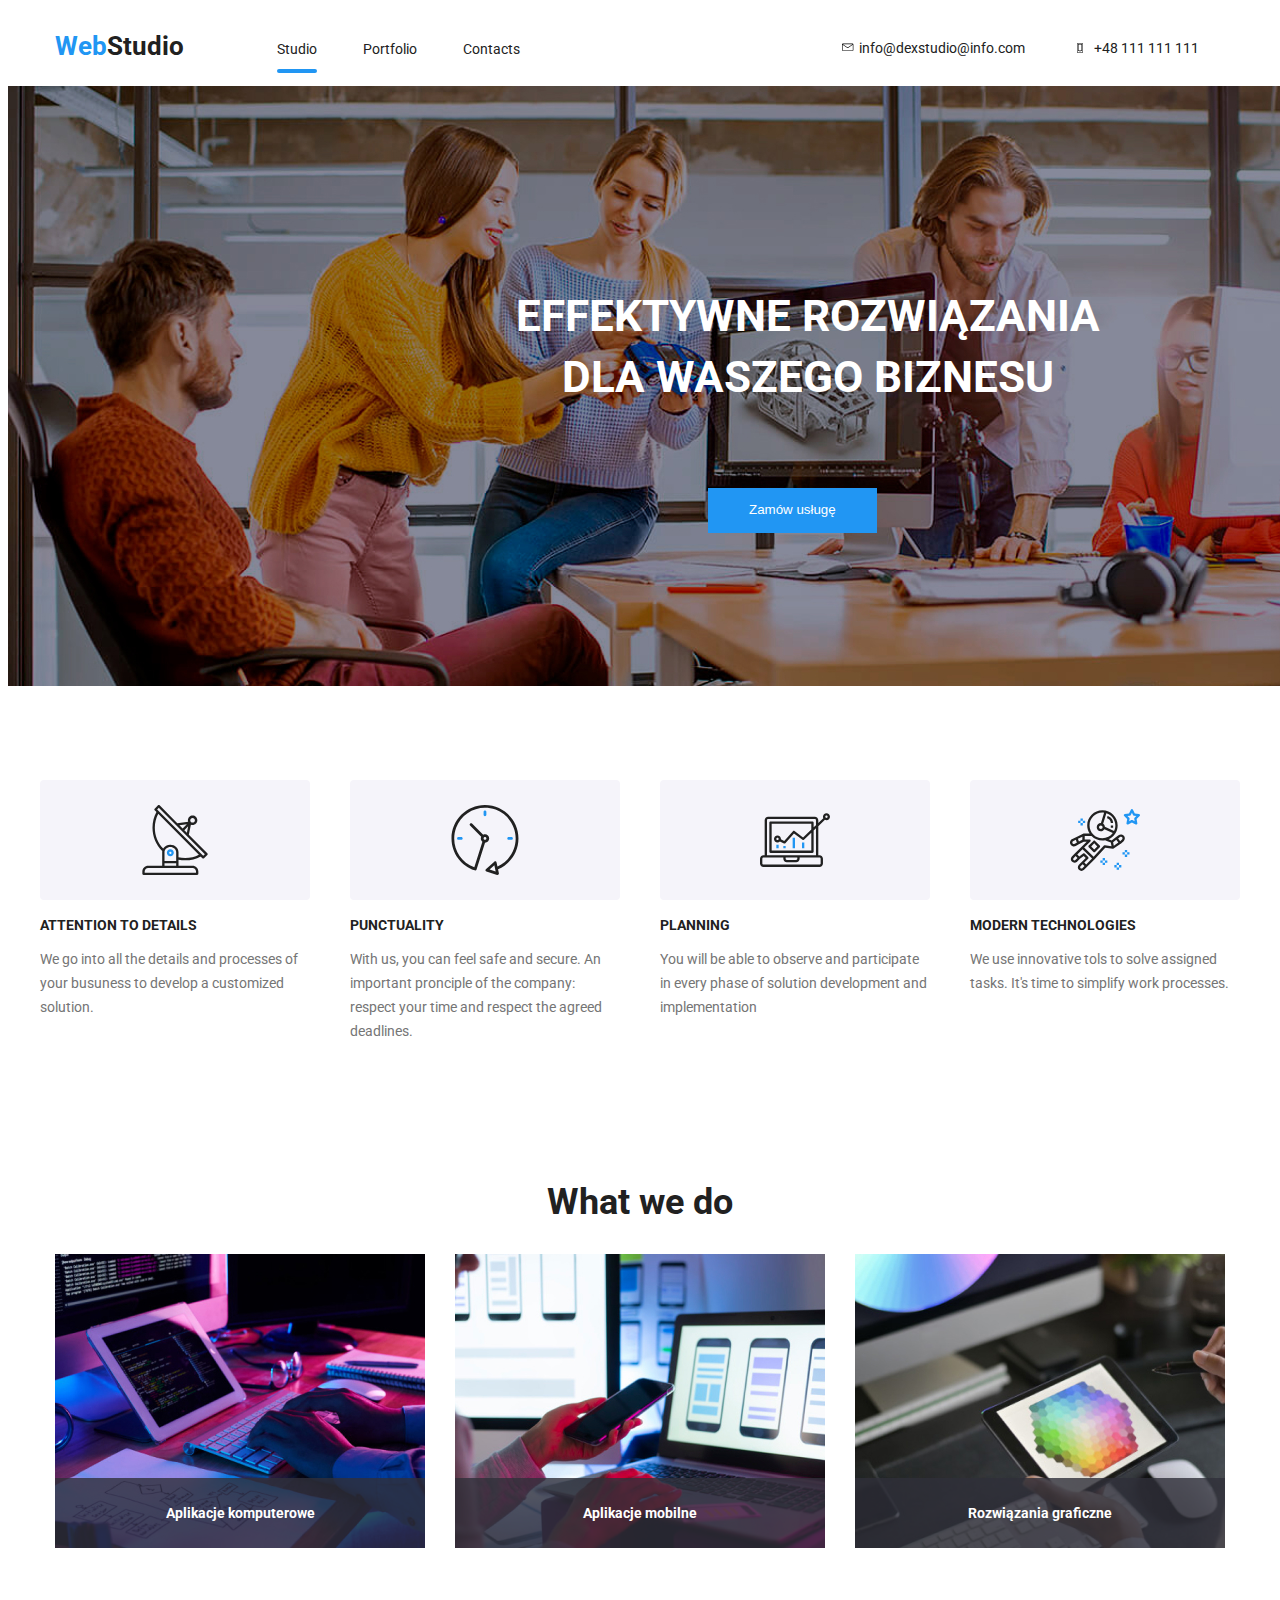
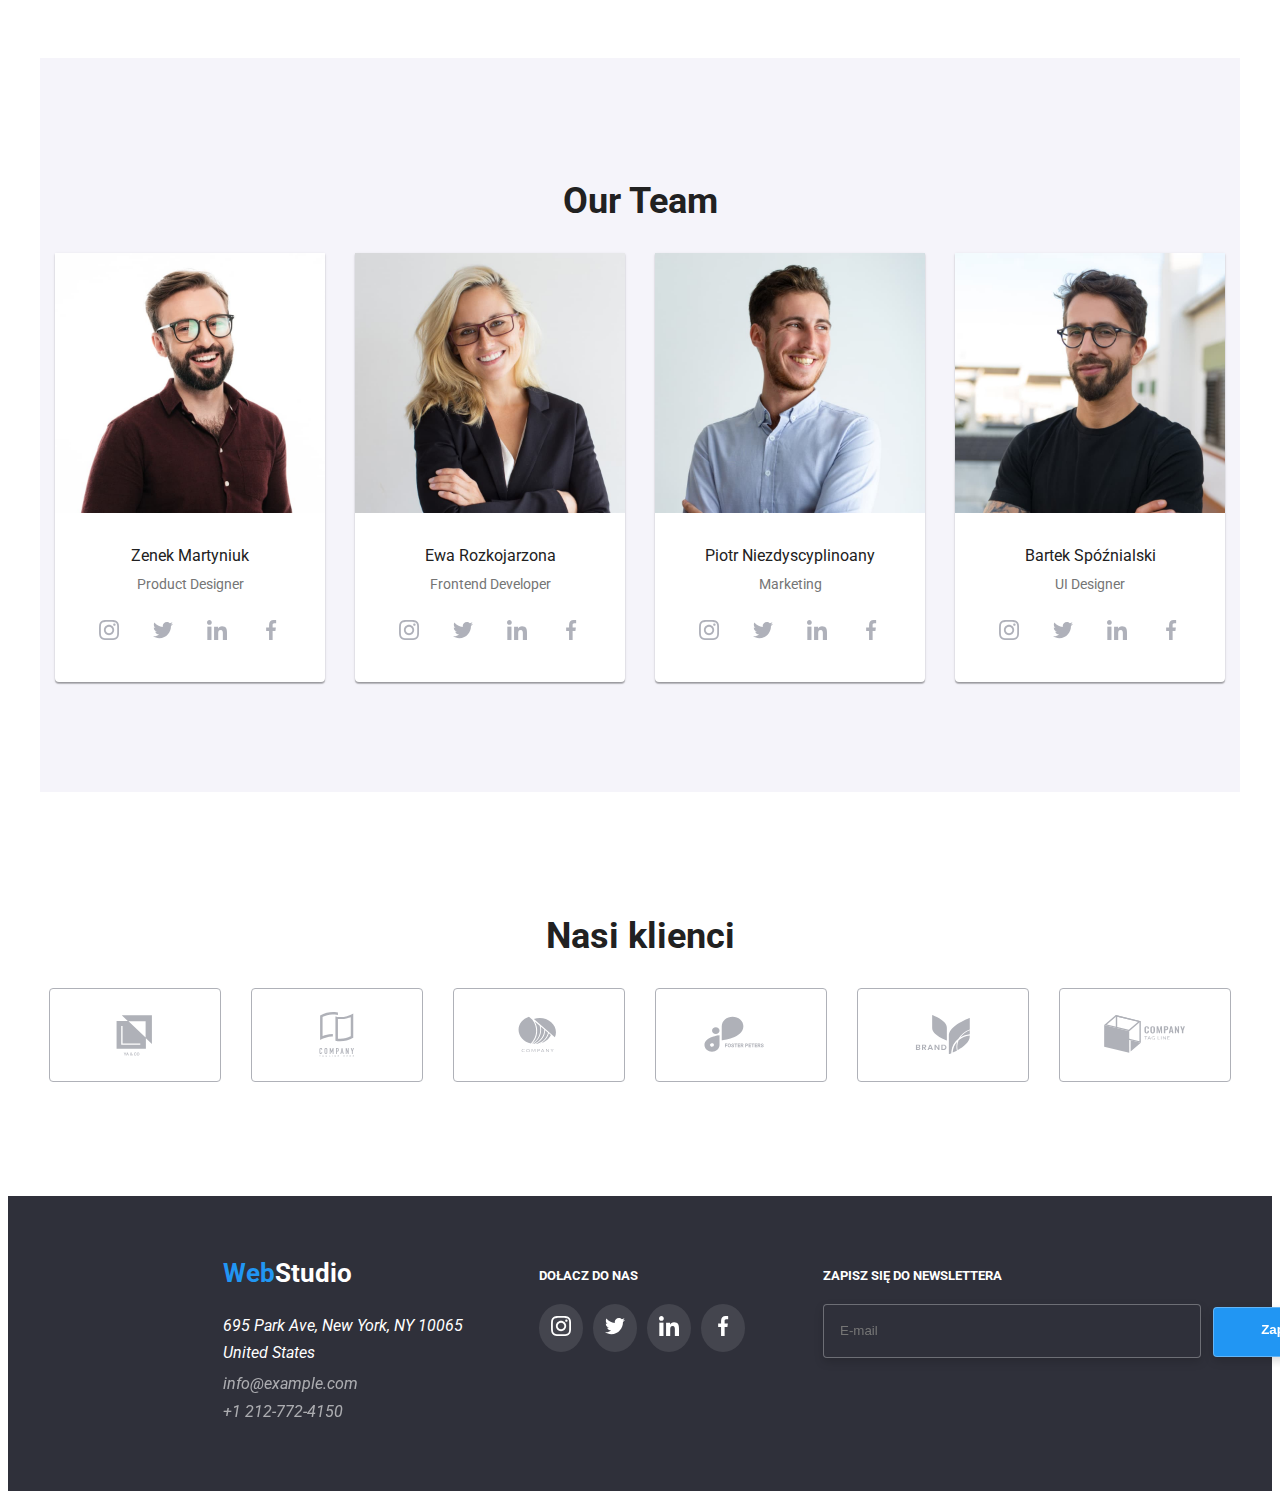
<file: index.html>
<!DOCTYPE html>
<html lang="en">
<head>
    <meta charset="UTF-8">
    <meta http-equiv="X-UA-Compatible" content="IE=edge">
    <meta name="viewport" content="width=device-width, initial-scale=1.0">

    <link href="./min.css/index.min.css" rel="stylesheet" />
    <link rel="preconnect" href="https://fonts.googleapis.com">
    <link rel="preconnect" href="https://fonts.gstatic.com" crossorigin>
    <link href="https://fonts.googleapis.com/css2?family=Raleway:wght@700&family=Roboto:wght@400;500;700;900&display=swap" rel="stylesheet">

    <title>Studio</title>
</head>

<body class="body">
    <header class="header container">
        <h4>
            <a class="header__main-title" href="./index.html">Web<span class="header__rest-title">Studio</span></a>
        </h4>
        <nav>
            <ul class="menu">
                <li><a class="menu__studio underscore" href="./index.html">Studio</a></li>
                <li><a class="menu__portfolio" href="./portfolio.html">Portfolio</a></li>
                <li><a class="menu__contacts" href="./contacts">Contacts</a></li>
            </ul>
        </nav>
        <ul class="contact">
            <li>
                <a class="contact__email" href=".info@dexstudio@info.com">
                    <svg class="contact__email-icon">
                        <use href="images/icons.svg#icon-envelope" width="16" height="12" y="-1"></use>
                    </svg>
                    info@dexstudio@info.com
                </a>
            </li>
            <li class="contact__phone">
                <svg class="contact__phone-icon">
                    <use href="images/icons.svg#icon-smartphone" width="10" height="16" y="-1"></use>
                </svg> 
                +48 111 111 111
            </li>
        </ul>
    </header>

    <main>
        <section class="request">
              <h1 class="request__title">EFFEKTYWNE ROZWIĄZANIA<br>DLA WASZEGO BIZNESU</h1>
                 <button class="request__button" type="button" data-modal-open>Zamów usługę</button>
        </section>
        
        <section class="about container section">
            <div class="about__image">
                <svg class="about__image-icon">
                    <use href="images/icons.svg#icon-antenna" width="70" height="70" x="100" y="25"></use>
                </svg>
                <h3 class="about__title">ATTENTION TO DETAILS</h3>
                    <p class="about__description">We go into all the details and processes of your busuness to develop a customized solution.</p>
            </div>
            <div class="about__image">
                <svg class="about__image-icon">
                    <use href="images/icons.svg#icon-clock" width="70" height="70" x="100" y="25">
                    </use>
                </svg>
                <h3 class="about__title">PUNCTUALITY</h3>
                    <p class="about__description">With us, you can feel safe and secure. An important pronciple of the company: respect your time and respect the agreed deadlines.</p>
            </div>
            <div class="about__image">
                <svg class="about__image-icon">
                    <use href="images/icons.svg#icon-diagram" width="70" height="70" x="100" y="25">
                    </use>
                </svg>
                <h3 class="about__title">PLANNING</h3>
                    <p class="about__description">You will be able to observe and participate in every phase of solution development and implementation</p>
            </div>
            <div class="about__image">
                <svg class="about__image-icon">
                    <use href="images/icons.svg#icon-astronaut" width="70" height="70" x="100" y="25">
                    </use>
                </svg>
                <h3 class="about__title">MODERN TECHNOLOGIES</h3>
                    <p class="about__description">We use innovative tols to solve assigned tasks. It's time to simplify work processes.</p>
            </div>
        </section>
        
        <section class="job container">
            <h2 class="job__title"> What we do </h2>
                <ul class="job__list">
                    <li><img class="job__list-photo" src="./images/img.jpg" alt="Mężczyzna siedzacy przy biurku i piszący na klawiaturze" width="370" height="294">
                        <p class="job__list-label"><span class="job__list-label-position">Aplikacje komputerowe</span></p>
                    </li>
                    <li><img class="job__list-photo" src="./images/img2.jpg" alt="Kobieta trzymająca telefon w dłoni i pracująca na komputerze" width="370" height="294">
                        <p class="job__list-label"><span class="job__list-label-position">Aplikacje mobilne</span></p>
                    </li>
                    <li><img class="job__list-photo" src="./images/img1.jpg" alt="Kobieta korzystajaca z tableta" width="370" height="294">
                        <p class="job__list-label"><span class="job__list-label-position">Rozwiązania graficzne</span></p>
                    </li>
                </ul>  
        </section>

        <section class="team container section">
            <h2 class="team__title">Our Team</h2>
                <ul class="team__list">
                    <li>
                        <figure class="team__list-photo">
                            <img src="./images/img6.jpg" alt="Uśmiechnięty mężczyzna w okularach i zarostem ubrany w brązową koszulę" width="270" height="260">
                                <figcaption class="team__list-name">Zenek Martyniuk<span class="team__list-position"> Product Designer</span></figcaption>
                                    <div class="social">
                                        <ul class="social__list">
                                            <li class="social__list-icon">
                                                <svg width="44" height="44">
                                                    <use width="20" height="20" href="images/icons.svg#icon-instagram" x="12" y="12"></use>
                                                </svg>
                                            </li>
                                            <li class="social__list-icon">
                                                <svg width="44" height="44">
                                                    <use width="20" height="20" href="images/icons.svg#icon-twitter" x="12" y="12"></use>
                                                </svg>
                                            </li>
                                            <li class="social__list-icon">
                                                <svg width="44" height="44">
                                                    <use width="20" height="20" href="images/icons.svg#icon-linkedin" x="12" y="12"></use>
                                                </svg>
                                            </li>
                                            <li class="social__list-icon">
                                                <svg width="44" height="44">
                                                    <use width="20" height="20" href="images/icons.svg#icon-facebook" x="12" y="12"></use>
                                                </svg>
                                            </li>
                                        </ul>
                                    </div>
                        </figure>
                    </li>
                    <li>
                        <figure class="team__list-photo">
                            <img src="./images/img5.jpg" alt="Uśmiechnięta kobieta o włosach blond ubrana w czarny żakiet" width="270" height="260">
                                <figcaption class="team__list-name">Ewa Rozkojarzona<span class="team__list-position"> Frontend Developer</span></figcaption>
                                <div class="social">
                                    <ul class="social__list">
                                        <li class="social__list-icon">
                                            <svg width="44" height="44">
                                                <use width="20" height="20" href="images/icons.svg#icon-instagram" x="12" y="12"></use>
                                            </svg>
                                        </li>
                                        <li class="social__list-icon">
                                            <svg width="44" height="44">
                                                <use width="20" height="20" href="images/icons.svg#icon-twitter" x="12" y="12"></use>
                                            </svg>
                                        </li>
                                        <li class="social__list-icon">
                                            <svg width="44" height="44">
                                                <use width="20" height="20" href="images/icons.svg#icon-linkedin" x="12" y="12"></use>
                                            </svg>
                                        </li>
                                        <li class="social__list-icon">
                                            <svg width="44" height="44">
                                                <use width="20" height="20" href="images/icons.svg#icon-facebook" x="12" y="12"></use>
                                            </svg>
                                        </li>
                                    </ul>
                                </div>
                        </figure>
                    </li>
                    <li>
                        <figure class="team__list-photo">
                             <img src="./images/img4.jpg" alt="Uśmiechnięty męczyzna w niebieskiej koszuli" width="270" height="260">
                                <figcaption class="team__list-name">Piotr Niezdyscyplinoany<span class="team__list-position"> Marketing</span></figcaption>
                                <div class="social">
                                    <ul class="social__list">
                                        <li class="social__list-icon">
                                            <svg width="44" height="44">
                                                <use width="20" height="20" href="images/icons.svg#icon-instagram" x="12" y="12"></use>
                                            </svg>
                                        </li>
                                        <li class="social__list-icon">
                                            <svg width="44" height="44">
                                                <use width="20" height="20" href="images/icons.svg#icon-twitter" x="12" y="12"></use>
                                            </svg>
                                        </li>
                                        <li class="social__list-icon">
                                            <svg width="44" height="44">
                                                <use width="20" height="20" href="images/icons.svg#icon-linkedin" x="12" y="12"></use>
                                            </svg>
                                        </li>
                                        <li class="social__list-icon">
                                            <svg width="44" height="44">
                                                <use width="20" height="20" href="images/icons.svg#icon-facebook" x="12" y="12"></use>
                                            </svg>
                                        </li>
                                    </ul>
                                </div>
                        </figure>
                    </li>
                    <li>
                        <figure class="team__list-photo">
                            <img src="./images/img3.jpg" alt="Uśmiechnięty mężczyzna w okularach i zarostem ubrany w czarną koszulkę" width="270" height="260">
                                <figcaption class="team__list-name">Bartek Spóźnialski <span class="team__list-position"> UI Designer</span></figcaption>
                                <div class="social">
                                    <ul class="social__list">
                                        <li class="social__list-icon">
                                            <svg width="44" height="44">
                                                <use width="20" height="20" href="images/icons.svg#icon-instagram" x="12" y="12"></use>
                                            </svg>
                                        </li>
                                        <li class="social__list-icon">
                                            <svg width="44" height="44">
                                                <use width="20" height="20" href="images/icons.svg#icon-twitter" x="12" y="12"></use>
                                            </svg>
                                        </li>
                                        <li class="social__list-icon">
                                            <svg width="44" height="44">
                                                <use width="20" height="20" href="images/icons.svg#icon-linkedin" x="12" y="12"></use>
                                            </svg>
                                        </li>
                                        <li class="social__list-icon">
                                            <svg width="44" height="44">
                                                <use width="20" height="20" href="images/icons.svg#icon-facebook" x="12" y="12"></use>
                                            </svg>
                                        </li>
                                    </ul>
                                </div>
                        </figure>
                    </li>
                </ul>
        </section>

        <section class="partners container section">
            <h2 class="partners__title">Nasi klienci</h2>
                <ul class="partners__list">
                    <li>
                        <svg class="partners__logo">
                            <use class="partners__logo-size" href="images/icons.svg#icon-logo"></use>
                        </svg>
                    </li>
                    <li>
                        <svg class="partners__logo">
                            <use class="partners__logo-size" href="images/icons.svg#icon-logo1"></use>
                        </svg>
                    </li>
                    <li>
                        <svg class="partners__logo">
                            <use class="partners__logo-size" href="images/icons.svg#icon-logo2"></use>
                        </svg>
                    </li>
                    <li>
                        <svg class="partners__logo">
                            <use class="partners__logo-size" href="images/icons.svg#icon-logo3"></use>
                        </svg>
                    </li>
                    <li>
                        <svg class="partners__logo">
                            <use class="partners__logo-size" href="images/icons.svg#icon-logo4"></use>
                        </svg>
                    </li>
                    <li>
                        <svg class="partners__logo">
                            <use class="partners__logo-size" href="images/icons.svg#icon-logo5"></use>
                        </svg>
                    </li>
                </ul>
        </section>
    </main>
        
            <footer class="footer">
                <section class="container footer__section">
                    <div>
                        <h4 class="footer__title">
                            <a class="footer__title-main" href="./index.html">Web<span class="footer__title-rest">Studio</span></a>
                        </h4>
                        <address class="footer__address">
                            695 Park Ave, New York, NY 10065
                            United States
                            <a class="footer__address-email" href="mailto:info@example.com">info@example.com</a>
                            <a class="footer__address-phone" href="tel:+1-212-772-4150">+1 212-772-4150</a>
                        </address>
                    </div>
                    <div class="join">
                        <h5 class="join__title">DOŁACZ DO NAS</h5>
                            <div class="join__section">
                                    <ul class="join__list">
                                        <li class="join__social">
                                            <svg width="44" height="44">
                                                <use width="20" height="20" href="images/icons.svg#icon-instagram2" x="12" y="12"></use>
                                            </svg>
                                        </li>
                                        <li class="join__social">
                                            <svg width="44" height="44">
                                                <use width="20" height="20" href="images/icons.svg#icon-twitter2" x="12" y="12"></use>
                                            </svg>
                                        </li>
                                        <li class="join__social">
                                            <svg width="44" height="44">
                                                <use width="20" height="20" href="images/icons.svg#icon-linkedin2" x="12" y="12"></use>
                                            </svg>
                                        </li>
                                        <li class="join__social">
                                            <svg width="44" height="44">
                                                <use width="20" height="20" href="images/icons.svg#icon-facebook2" x="12" y="12"></use>
                                            </svg>
                                        </li>
                                    </ul>
                            </div>
                    </div>
                    <div class="newsletter">
                        <h5 class="newsletter__title">ZAPISZ SIĘ DO NEWSLETTERA</h5>
                            <form>
                                <label class="newsletter__label">
                                    <input class="newsletter__email" type="email" team__list-name="email" placeholder="E-mail" autocomplete="on"/>
                                    <button class="newsletter__button" type="submit">
                                        <span class="newsletter__button-text">Zapisz się</span>
                                        <svg class="newsletter__button-icon">
                                            <use href="images/icons.svg#icon-send"></use>
                                        </svg>
                                    </button>
                                </label>
                            </form>
                    </div>
                </section>
            </footer>

            <div class="backdrop is-hidden" data-modal>
                <div class="modal">
                    <form class="form">
                        <p class="form__title">Zostaw swoje dane w formularzu poniżej</p>
                        <label class="form__label">
                            <span class="form__label-categ">Imię</span>
                            <input class="form__label-style" type="text" name="team__list-name" required/>
                            <svg class="form__label-icon" width="12" height="12">
                                <use href="images/icons.svg#icon-name"></use>
                            </svg>
                        </label>
                        <label class="form__label">
                            <span class="form__label-categ">Telefon</span>
                            <input class="form__label-style" type="tel" name="phone-number" required/>
                            <svg class="form__label-icon" width="13" height="13">
                                <use href="images/icons.svg#icon-phone" ></use>
                            </svg>
                        </label>
                        <label class="form__label">
                            
                            <span class="form__label-categ">Email</span>
                            <input class="form__label-style" type="email" name="email" required/>
                            <svg class="form__label-icon" width="15" height="12">
                                <use href="images/icons.svg#icon-email"></use>
                            </svg>
                        </label> 
                        <label class="form__label"><span class="form__label-categ">Komentarz</span>
                            <textarea class="form__label-comment" name="comment" placeholder="Wprowadź tekst"></textarea>
                        </label>
                        <div class="form__rules">
                            <label class="form__rules-label"> Oświadczam iż akceptuję
                            <a href=""> Regulamin</a> i 
                            <a href=""> Politykę prywatności</a>
                            <input class="form__rules-input" type="checkbox" name="rules" value="agree" required/>
                            <svg class="form__rules-icon" width="16" height="15">
                                <use class="form__rules-yes" href="images/icons.svg#icon-yes"></use>
                            </svg>
                            </label>
                        </div>
                        <label class="form__label">
                            <button class="form__button" type="submit">
                                <span class="form__button-send">Wyślij</span>
                            </button>
                        </label>
                    </form>
                    <button type="button" class="form__label-close" data-modal-close>X</button>
                </div>
            </div>

        <script src="./js/modal.js"></script>
</body>
</html>
</file>
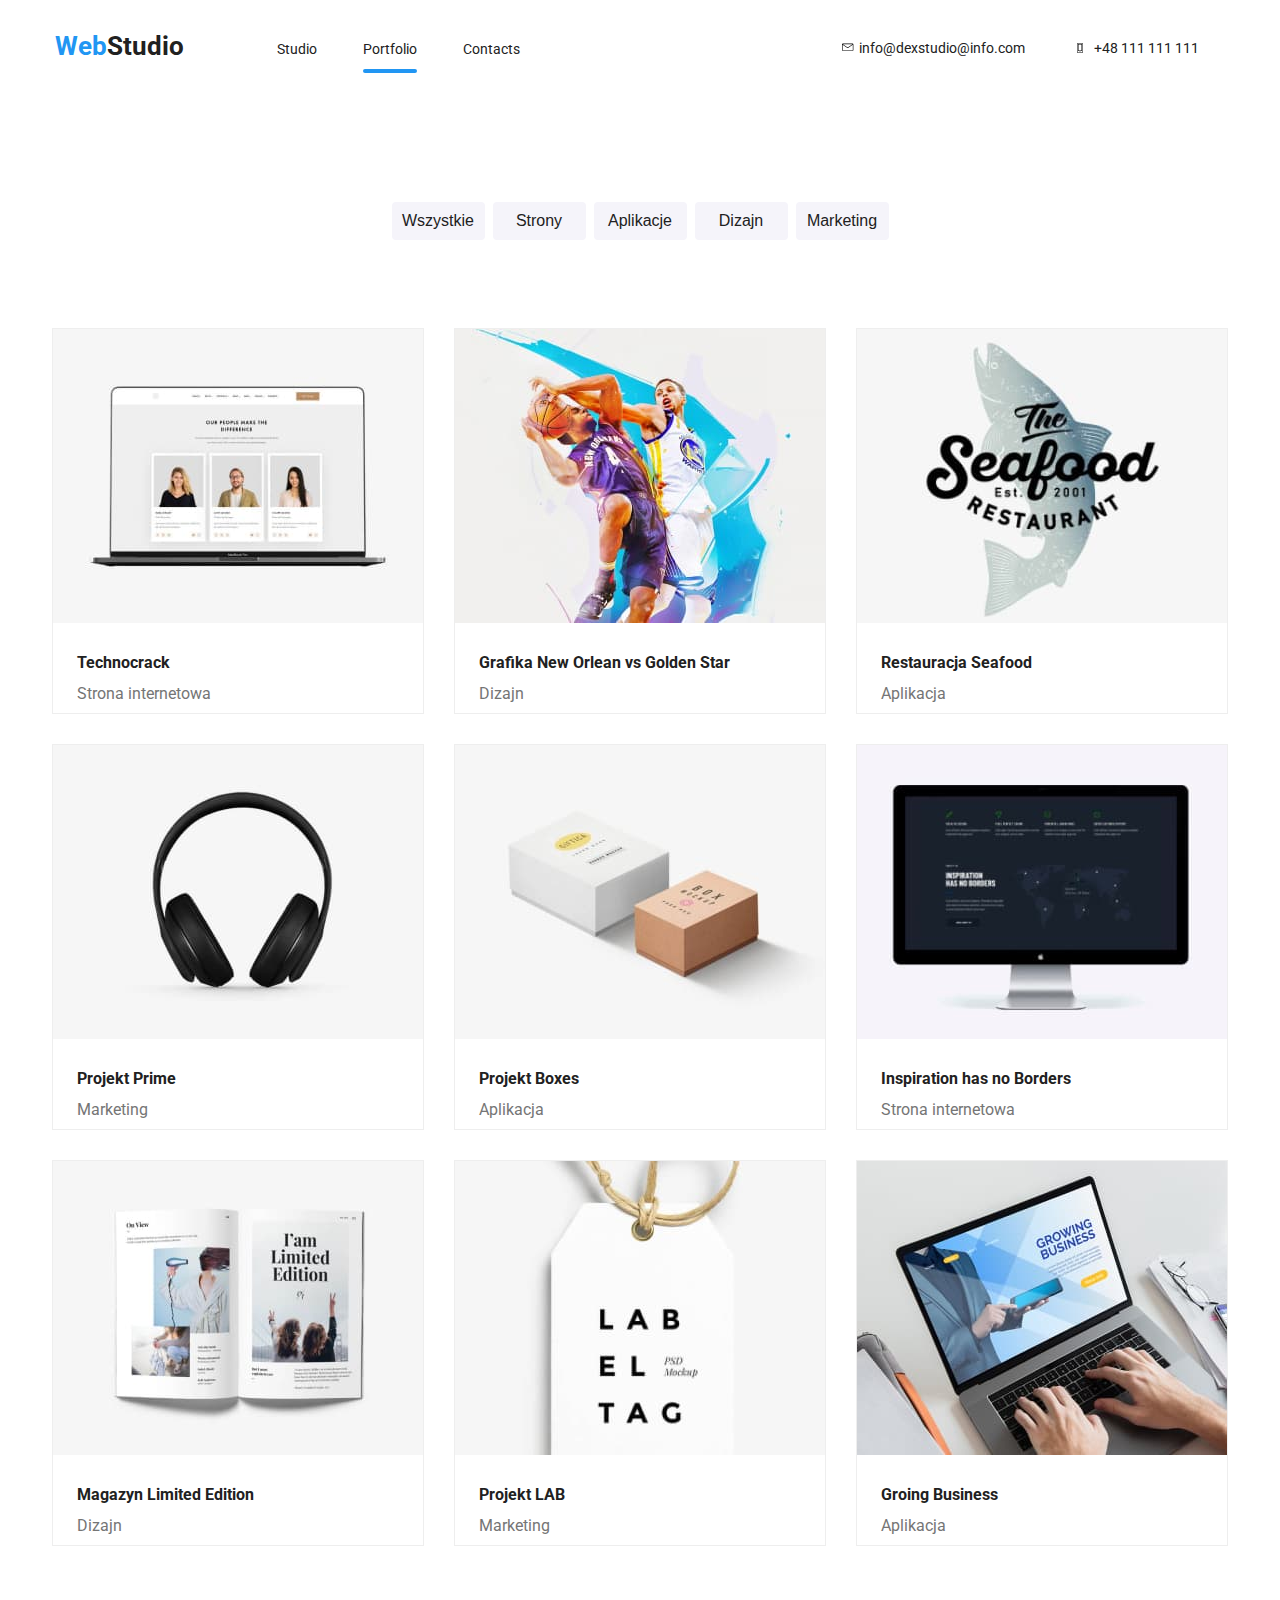
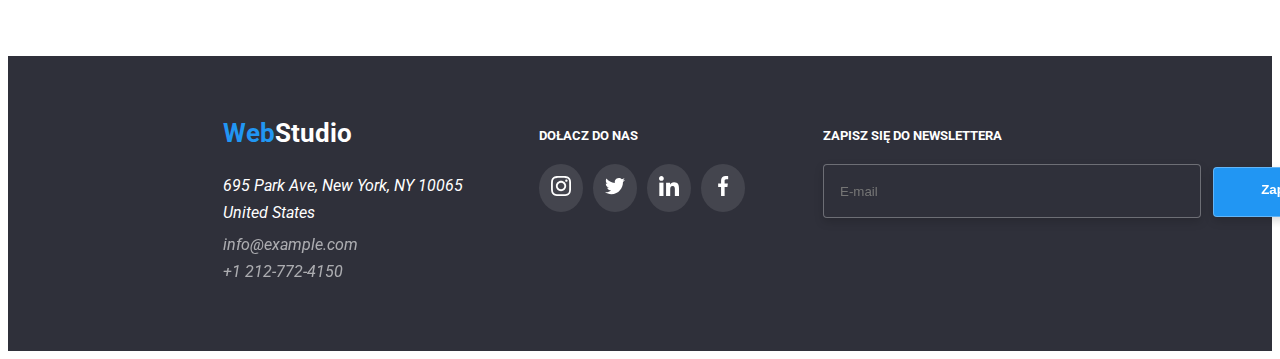
<file: portfolio.html>
<!DOCTYPE html>
<html lang="en">
<head>
    <meta charset="UTF-8">
    <meta http-equiv="X-UA-Compatible" content="IE=edge">
    <meta name="viewport" content="width=device-width, initial-scale=1.0">

    <link href="./min.css/portfolio.min.css" rel="stylesheet" />
    <link rel="preconnect" href="https://fonts.googleapis.com">
    <link rel="preconnect" href="https://fonts.gstatic.com" crossorigin>
    <link href="https://fonts.googleapis.com/css2?family=Raleway:wght@700&family=Roboto:wght@400;500;700;900&display=swap" rel="stylesheet">

    <title>Portfolio</title>
</head>

<body class="body">
    <header class="header container ">
        <h4>
            <a class="header__main-title" href="./index.html">Web<span class="header__rest-title">Studio</span></a>
        </h4>
        <nav>
            <ul class="menu">
                <li><a class="menu__studio" href="./index.html">Studio</a></li>
                <li><a class="menu__portfolio underscore" href="./portfolio">Portfolio</a></li>
                <li><a class="menu__contacts" href="./contacts">Contacts</a></li>
            </ul>
        </nav>
        <ul class="contact">
            <li>
                <a class="contact__email" href=".info@dexstudio@info.com">
                    <svg class="contact__email-icon">
                        <use href="images/icons.svg#icon-envelope" width="16" height="12" y="-1"></use>
                    </svg>
                    info@dexstudio@info.com
                </a>
            </li>
            <li class="contact__phone">
                <svg class="contact__phone-icon">
                    <use href="images/icons.svg#icon-smartphone" width="10" height="16" y="-1"></use>
                </svg> 
                +48 111 111 111
            </li>
        </ul>
    </header>

    <main>
        <section class="portfolio container section">
        <div class="portfolio__menu container">
            <nav>
                <ul class="portfolio__nav">
                    <li><button class="portfolio__nav-button" type="button">Wszystkie</button></li>
                    <li><button class="portfolio__nav-button" type="button">Strony</button></li>
                    <li><button class="portfolio__nav-button" type="button">Aplikacje</button></li>
                    <li><button class="portfolio__nav-button" type="button">Dizajn</button></li>
                    <li><button class="portfolio__nav-button" type="button">Marketing</button></li>
                </ul>
            </nav>
        </div>

        <div class="gallery">
            <ul class="gallery__list">
                <li>
                    <figure class="gallery__img">
                        <div class="gallery__overlay">
                            <img src="./images/img7.jpg" alt="Otwarty laptop" width="370" height="294">
                                <div class="gallery__overlay-box">
                                    <p class="gallery__overlay-text">Technocrack jest popularną platformą wykorzystywaną do rozpowszechnienia koronawirusa. Firmy wykorzystują tą platformę do celów szpiegowskich i ataków na niezabezpieczone serwery konkurencji</p>
                                </div>
                        </div>       
                            <figcaption class="gallery__name">Technocrack<span class="gallery__name-categories"> Strona internetowa</span></figcaption>
                    </figure>
                </li>
                <li>
                    <figure class="gallery__img">
                        <div class="gallery__overlay">
                            <img src="./images/img8.jpg" alt="Koszykarze NBA" width="370" height="294">
                                <div class="gallery__overlay-box">
                                    <p class="gallery__overlay-text">Technocrack jest popularną platformą wykorzystywaną do rozpowszechnienia koronawirusa. Firmy wykorzystują tą platformę do celów szpiegowskich i ataków na niezabezpieczone serwery konkurencji</p>
                                </div>
                        </div>       
                            <figcaption class="gallery__name"> Grafika New Orlean vs Golden Star<span class="gallery__name-categories"> Dizajn</span> </figcaption>
                    </figure>
                </li>
                <li>
                    <figure class="gallery__img">
                        <div class="gallery__overlay">
                            <img src="./images/img9.jpg" alt="Logo restauracji" width="370" height="294">
                                <div class="gallery__overlay-box">
                                    <p class="gallery__overlay-text">Technocrack jest popularną platformą wykorzystywaną do rozpowszechnienia koronawirusa. Firmy wykorzystują tą platformę do celów szpiegowskich i ataków na niezabezpieczone serwery konkurencji</p>
                                </div>
                        </div>     
                            <figcaption class="gallery__name">Restauracja Seafood<span class="gallery__name-categories"> Aplikacja</span> </figcaption>
                    </figure>
                </li>
                <li>
                    <figure class="gallery__img">
                        <div class="gallery__overlay">
                            <img src="./images/img10.jpg" alt="Słuchawki nauszne" width="370" height="294">
                                <div class="gallery__overlay-box">
                                    <p class="gallery__overlay-text">Technocrack jest popularną platformą wykorzystywaną do rozpowszechnienia koronawirusa. Firmy wykorzystują tą platformę do celów szpiegowskich i ataków na niezabezpieczone serwery konkurencji</p>
                                </div>
                        </div>     
                            <figcaption class="gallery__name">Projekt Prime<span class="gallery__name-categories"> Marketing</span> </figcaption>
                    </figure>
                </li>
                <li>
                    <figure class="gallery__img">
                        <div class="gallery__overlay">
                            <img src="./images/img11.jpg" alt="Dwa pudełeczka" width="370" height="294">
                                <div class="gallery__overlay-box">
                                    <p class="gallery__overlay-text">Technocrack jest popularną platformą wykorzystywaną do rozpowszechnienia koronawirusa. Firmy wykorzystują tą platformę do celów szpiegowskich i ataków na niezabezpieczone serwery konkurencji</p>
                                </div>
                        </div>
                            <figcaption class="gallery__name">Projekt Boxes<span class="gallery__name-categories"> Aplikacja</span> </figcaption>
                    </figure>
                </li>
                <li>
                    <figure class="gallery__img">
                        <div class="gallery__overlay">
                            <img src="./images/img12.jpg" alt="Monitor komputerowy" width="370" height="294">
                                <div class="gallery__overlay-box">
                                    <p class="gallery__overlay-text">Technocrack jest popularną platformą wykorzystywaną do rozpowszechnienia koronawirusa. Firmy wykorzystują tą platformę do celów szpiegowskich i ataków na niezabezpieczone serwery konkurencji</p>
                                </div>
                        </div>
                        <figcaption class="gallery__name">Inspiration has no Borders<span class="gallery__name-categories"> Strona internetowa</span> </figcaption>
                    </figure>
                </li>
                <li>
                    <figure class="gallery__img">
                        <div class="gallery__overlay">
                            <img src="./images/img13.jpg" alt="Otwarty papierowy magazyn" width="370" height="294">
                                <div class="gallery__overlay-box">
                                    <p class="gallery__overlay-text">Technocrack jest popularną platformą wykorzystywaną do rozpowszechnienia koronawirusa. Firmy wykorzystują tą platformę do celów szpiegowskich i ataków na niezabezpieczone serwery konkurencji</p>
                                </div>
                        </div>
                        <figcaption class="gallery__name">Magazyn Limited Edition<span class="gallery__name-categories"> Dizajn</span> </figcaption>
                    </figure>
                </li>
                <li>
                    <figure class="gallery__img">
                        <div class="gallery__overlay">
                            <img src="./images/img14.jpg" alt="Wisiorek" width="370" height="294">
                                <div class="gallery__overlay-box">
                                    <p class="gallery__overlay-text">Technocrack jest popularną platformą wykorzystywaną do rozpowszechnienia koronawirusa. Firmy wykorzystują tą platformę do celów szpiegowskich i ataków na niezabezpieczone serwery konkurencji</p>
                                </div>
                        </div>
                        <figcaption class="gallery__name">Projekt LAB<span class="gallery__name-categories"> Marketing</span> </figcaption>
                    </figure>
                </li>
                <li>
                    <figure class="gallery__img">
                        <div class="gallery__overlay">
                            <img src="./images/img15.jpg" alt="Mężczyzna pracujący na laptopie" width="370" height="294">
                                <div class="gallery__overlay-box">
                                    <p class="gallery__overlay-text">Technocrack jest popularną platformą wykorzystywaną do rozpowszechnienia koronawirusa. Firmy wykorzystują tą platformę do celów szpiegowskich i ataków na niezabezpieczone serwery konkurencji</p>
                                </div>
                        </div>
                        <figcaption class="gallery__name">Groing Business<span class="gallery__name-categories"> Aplikacja</span> </figcaption>
                    </figure>
                </li>
            </ul>
        </div>
        </section>
    </main>

    <footer class="footer">
        <section class="footer__section">
            <div>
                <h4 class="footer__title">
                    <a class="footer__title-main" href="./index.html">Web<span class="footer__title-rest">Studio</span></a>
                </h4>
                <address class="footer__address">
                    695 Park Ave, New York, NY 10065
                    United States
                    <a class="footer__address-email" href="mailto:info@example.com">info@example.com</a>
                    <a class="footer__address-phone" href="tel:+1-212-772-4150">+1 212-772-4150</a>
                </address>
            </div>
            <div class="join">
                <h5 class="join__title">DOŁACZ DO NAS</h5>
                    <div class="join__section">
                            <ul class="join__list">
                                <li class="join__social">
                                    <svg width="44" height="44">
                                        <use href="images/icons.svg#icon-instagram2" width="20" height="20" x="12" y="12"></use>
                                    </svg>
                                </li>
                                <li class="join__social">
                                    <svg width="44" height="44">
                                        <use href="images/icons.svg#icon-twitter2" width="20" height="20" x="12" y="12"></use>
                                    </svg>
                                </li>
                                <li class="join__social">
                                    <svg width="44" height="44">
                                        <use href="images/icons.svg#icon-linkedin2" width="20" height="20" x="12" y="12"></use>
                                    </svg>
                                </li>
                                <li class="join__social">
                                    <svg width="44" height="44">
                                        <use href="images/icons.svg#icon-facebook2" width="20" height="20" x="12" y="12"></use>
                                    </svg>
                                </li>
                            </ul>
                    </div>
            </div>
            <div class="newsletter">
                <h5 class="newsletter__title">ZAPISZ SIĘ DO NEWSLETTERA</h5>
                    <form>
                        <label class="newsletter__label">
                            <input class="newsletter__email" type="email" team__list-name="email" placeholder="E-mail" autocomplete="on"/>
                            <button class="newsletter__button" type="submit">
                                <span class="newsletter__button-text">Zapisz się</span>
                                <svg class="newsletter__button-icon">
                                    <use href="images/icons.svg#icon-send"></use>
                                </svg>
                            </button>
                        </label>
                    </form>
            </div>
        </section>
    </footer>
</body>
</html>
</file>
<file: min.css/index.min.css>
.body{font-family:"Roboto","Raleway",sans-serif;background:#fff;max-width:1600px}.container{width:1200px}.section{padding:94px 0}.header{display:-webkit-box;display:-ms-flexbox;display:flex;-webkit-box-orient:horizontal;-webkit-box-direction:normal;-ms-flex-direction:row;flex-direction:row;margin:0 auto}.header .header__main-title{line-height:1.38;text-decoration:none;color:#2196f3;letter-spacing:.03;font-size:26px;padding-top:24px;padding-left:15px;padding-bottom:25px;padding-right:93px}.header .header__rest-title{line-height:1.38;color:#212121}.menu{display:-webkit-inline-box;display:-ms-inline-flexbox;display:inline-flex;list-style-type:none;-webkit-box-orient:horizontal;-webkit-box-direction:normal;-ms-flex-direction:row;flex-direction:row;margin-top:32px;font-size:14px;padding-left:0px}.menu .menu__studio,.menu .menu__portfolio,.menu .menu__contacts{color:#212121;line-height:1.38;text-decoration:none;letter-spacing:.03;margin-right:46px;position:relative}.menu .menu__contacts{margin-right:320px}.menu .menu__studio:hover,.menu__portfolio:hover,.menu__contacts:hover{color:#2196f3;text-decoration:none;cursor:pointer;-webkit-transition:250ms;transition:250ms;-webkit-transition-timing-function:cubic-bezier(0.4, 0, 0.2, 1);transition-timing-function:cubic-bezier(0.4, 0, 0.2, 1)}.underscore::after{position:absolute;display:block;top:28px;content:"";border-radius:2px;width:100%;height:4px;background-color:#2196f3;cursor:unset;pointer-events:none}.contact{display:-webkit-inline-box;display:-ms-inline-flexbox;display:inline-flex;list-style-type:none;-webkit-box-orient:horizontal;-webkit-box-direction:normal;-ms-flex-direction:row;flex-direction:row;margin-top:32px;font-size:14px;padding-left:0px}.contact__email,.contact__phone{color:#212121;line-height:1.17;text-decoration:none;letter-spacing:.02}.contact .contact__email{margin-right:50px}.contact .contact__email-icon,.contact .contact__phone-icon{width:16px;height:12px;display:-webkit-inline-box;display:-ms-inline-flexbox;display:inline-flex}.contact .contact__email:hover,.contact .contact__phone:hover,.contact .contact__email-icon:hover,.contact .contact__phone-icon:hover{color:#2196f3;text-decoration:none;cursor:pointer;-webkit-transition:250ms cubic-bezier(0.4, 0, 0.2, 1);transition:250ms cubic-bezier(0.4, 0, 0.2, 1)}.request{background-color:#2f303a;width:1600px;height:600px;margin:0 auto;background-image:url(../images/img16.jpg)}.request .request__title{color:#fff;line-height:1.38;letter-spacing:.06;font-size:44px;padding:200px 452px 0 452px;margin-bottom:40px;margin-top:0;text-align:center}.request .request__button{background-color:#2196f3;line-height:1.87;color:#fff;letter-spacing:.06;padding:10px 41px;margin:40px 700px 200px;-webkit-box-pack:center;-ms-flex-pack:center;justify-content:center;white-space:nowrap;border:none;cursor:pointer}.backdrop{position:fixed;width:100%;height:100%;background-color:rgba(0,0,0,.2);top:0;left:0;opacity:1;-webkit-transition-duration:1s;transition-duration:1s}.is-hidden{opacity:0;visibility:hidden;pointer-events:none}.modal{position:absolute;display:-webkit-box;display:-ms-flexbox;display:flex;height:581px;width:528px;background-color:#fff;-webkit-box-shadow:0px 1px 3px rgba(0,0,0,.12),0px 1px 1px rgba(0,0,0,.14),0px 2px 1px rgba(0,0,0,.2);box-shadow:0px 1px 3px rgba(0,0,0,.12),0px 1px 1px rgba(0,0,0,.14),0px 2px 1px rgba(0,0,0,.2);border-radius:4px;top:15%;left:28.5%}.form{display:block;-webkit-box-pack:center;-ms-flex-pack:center;justify-content:center;text-align:left;-webkit-box-align:none;-ms-flex-align:none;align-items:none;height:581px;width:528px}.form .form__title{color:#212121;width:448px;height:23px;font-weight:700;size:20px;line-height:1.17;padding:40px 40px 12px 40px;margin:0px;text-align:center}.form .form__label{position:relative;display:block;margin:0px 40px 10px 40px}.form .form__label-categ{text-align:left}.form .form__label-style{border:1px solid rgba(33,33,33,.2);border-radius:4px;width:406px;height:40px;padding-left:42px}.form .form__label-icon{position:absolute;top:35px;left:15px;fill:#212121}.form .form__rules{position:relative;display:block;margin-top:0px;margin-left:40px;white-space:nowrap;width:397px;height:24px;size:14px;cursor:pointer}.form .form__rules-label{position:absolute;padding-left:25px}.form .form__rules-label a{color:#2196f3}.form .form__rules-input{-moz-appearance:none;-webkit-appearance:none;appearance:none;position:relative;padding-left:17px}.form .form__rules-icon{border:1px solid #212121;position:absolute;top:0px;left:0px}.form__rules-input:checked+.form__rules-icon{background-color:#2196f3;border:1px solid #2196f3;fill:#2196f3;overflow:hidden;border-radius:2px;-webkit-transition:250ms cubic-bezier(0.4, 0, 0.2, 1);transition:250ms cubic-bezier(0.4, 0, 0.2, 1)}.form .form__rules-yes{width:11px;height:8px}.form .form__label-style:focus+.form__label-icon{fill:#2196f3;-webkit-transition:250ms cubic-bezier(0.4, 0, 0.2, 1);transition:250ms cubic-bezier(0.4, 0, 0.2, 1)}.form .form__label-comment{border:1px solid #212121;border-radius:4px;width:448px;height:120px;resize:none}.form .form__label-style:focus-within,.form__label-comment:focus-within{border:1px solid #2196f3;-webkit-transition:250ms cubic-bezier(0.4, 0, 0.2, 1);transition:250ms cubic-bezier(0.4, 0, 0.2, 1);fill:#2196f3;border-radius:4px;outline:none}.form .form__button{display:block;width:200px;height:50px;color:#fff;background-color:#2196f3;cursor:pointer;text-align:center;-webkit-box-pack:center;-ms-flex-pack:center;justify-content:center;border:#2196f3;-webkit-box-shadow:0px 4px 4px rgba(0,0,0,.15);box-shadow:0px 4px 4px rgba(0,0,0,.15);border-radius:4px;margin:30px auto}.form .form__button-send{font-weight:700;size:16px;width:48px;height:30px}.form .form__label-close{position:absolute;width:30px;height:30px;top:8px;right:8px;border:1px solid rgba(0,0,0,.1);border-radius:50%;cursor:pointer;background-color:#fff}.form__label-close:hover{background-color:#2196f3;-webkit-transition:250ms cubic-bezier(0.4, 0, 0.2, 1);transition:250ms cubic-bezier(0.4, 0, 0.2, 1)}.about{display:-webkit-box;display:-ms-flexbox;display:flex;-webkit-box-orient:horizontal;-webkit-box-direction:normal;-ms-flex-direction:row;flex-direction:row;-webkit-box-pack:justify;-ms-flex-pack:justify;justify-content:space-between;gap:30px;margin:0 auto;padding:94px 0}.about .about__image,.about__image-icon{-webkit-box-pack:center;-ms-flex-pack:center;justify-content:center;-webkit-box-align:center;-ms-flex-align:center;align-items:center}.about .about__image-icon{background-color:#f5f4fa;border-radius:4px;width:270px;height:120px}.about .about__title{color:#212121;line-height:1.14;font-weight:700px;letter-spacing:.03;font-size:14px}.about .about__description{color:#757575;line-height:1.71;font-weight:400px;letter-spacing:.03;font-size:14px;width:270px}.job__title,.team__title,.partners__title{color:#212121;line-height:1.16;letter-spacing:.03;font-size:36px;font-weight:700px;text-align:center}.job{margin:0 auto;padding-bottom:94px}.job .job__list{list-style-type:none;display:-webkit-box;display:-ms-flexbox;display:flex;-webkit-box-orient:horizontal;-webkit-box-direction:normal;-ms-flex-direction:row;flex-direction:row;-webkit-box-pack:center;-ms-flex-pack:center;justify-content:center;gap:30px;position:relative;padding-left:0px}.job .job__list-photo{display:block}.job .job__list-label{position:absolute;text-align:center;width:370px;height:70px;background-color:rgba(47,48,58,.8);color:#fff;margin:0;bottom:0;font-size:14px;font-weight:700}.job .job__list-label-position{position:absolute;display:block;width:182px;height:16px;padding:27px 94px}.team{background-color:#f5f4fa;margin:0 auto}.team .team__list{list-style-type:none;display:-webkit-box;display:-ms-flexbox;display:flex;-webkit-box-orient:horizontal;-webkit-box-direction:normal;-ms-flex-direction:row;flex-direction:row;-webkit-box-pack:center;-ms-flex-pack:center;justify-content:center;gap:30px;padding-left:0px}.team .team__list-photo{-webkit-box-shadow:0px 1px 3px rgba(0,0,0,.12),0px 1px 1px rgba(0,0,0,.14),0px 2px 1px rgba(0,0,0,.2);box-shadow:0px 1px 3px rgba(0,0,0,.12),0px 1px 1px rgba(0,0,0,.14),0px 2px 1px rgba(0,0,0,.2);border-radius:0px 0px 4px 4px;background-color:#fff;margin:0px}.team .team__list-name{color:#212121;line-height:1.17;font-weight:500px;font-size:16px;letter-spacing:.03;text-align:center;margin-top:30px}.team .team__list-position{color:#757575;line-height:1.17;font-weight:400px;font-size:14px;letter-spacing:.03;display:block;padding-top:10px}.social{padding-top:16px;padding-bottom:30px}.social .social__list{list-style-type:none;display:-webkit-box;display:-ms-flexbox;display:flex;-webkit-box-orient:horizontal;-webkit-box-direction:normal;-ms-flex-direction:row;flex-direction:row;gap:10px;padding-left:0px;-webkit-box-pack:center;-ms-flex-pack:center;justify-content:center;text-align:center;-webkit-box-align:none;-ms-flex-align:none;align-items:none}.social .social__list-icon{fill:#afb1ba;border-radius:50%;background-color:#fff;height:44px}.social .social__list-icon:hover{border-radius:50%;background-color:#2196f3;fill:#fff;cursor:pointer;-webkit-transition:250ms cubic-bezier(0.4, 0, 0.2, 1);transition:250ms cubic-bezier(0.4, 0, 0.2, 1)}.partners{width:auto}.partners .partners__list{list-style-type:none;display:-webkit-box;display:-ms-flexbox;display:flex;-webkit-box-orient:horizontal;-webkit-box-direction:normal;-ms-flex-direction:row;flex-direction:row;-webkit-box-pack:center;-ms-flex-pack:center;justify-content:center;gap:30px;padding-left:0px}.partners .partners__logo{border:1px solid #afb1b8;border-radius:4px;width:170px;height:92px;-o-object-fit:contain;object-fit:contain;fill:#afb1b8}.partners .partners__logo:hover{border:1px solid #2196f3;fill:#2196f3;cursor:pointer;-webkit-transition:250ms cubic-bezier(0.4, 0, 0.2, 1);transition:250ms cubic-bezier(0.4, 0, 0.2, 1)}.partners .partners__logo-size{width:106px;height:60px}.footer{background-color:#2f303a}.footer .footer__section{padding-top:60px;padding-left:215px;padding-right:215px;padding-bottom:60px;display:-webkit-box;display:-ms-flexbox;display:flex}.footer .footer__title{margin:0px}.footer .footer__title-main{line-height:1.38;letter-spacing:.03;font-size:26px;margin-bottom:20px;width:145px;color:#2196f3;text-decoration:none}.footer .footer__title-rest{color:#fff}.footer .footer__address{color:#fff;line-height:1.71;font-weight:400px;letter-spacing:.03;display:-webkit-box;display:-ms-flexbox;display:flex;-webkit-box-orient:vertical;-webkit-box-direction:normal;-ms-flex-direction:column;flex-direction:column;padding-top:20px;padding-bottom:9px;width:246px}.footer .footer__address-email,.footer .footer__address-phone{color:#fff;opacity:60%;line-height:1.17;font-weight:400px;text-decoration:none;letter-spacing:.03;width:231px}.footer .footer__address-email{padding-bottom:9px;padding-top:9px}.join__title,.newsletter__title{font-weight:700;color:#fff;line-height:1.17;height:16px;padding:0;letter-spacing:.03}.join{list-style-type:none}.join .join__title{width:113px;margin:12px 0 20px 70px}.join .join__section{display:-webkit-box;display:-ms-flexbox;display:flex;padding:0;margin-left:70px}.join .join__list{list-style-type:none;display:-webkit-box;display:-ms-flexbox;display:flex;-webkit-box-orient:horizontal;-webkit-box-direction:normal;-ms-flex-direction:row;flex-direction:row;gap:10px;margin:0;padding-left:0px}.join .join__social{background-color:rgba(255,255,255,.1);border-radius:50%}.join .join__social:hover{background-color:#2196f3;border-radius:50%;cursor:pointer;-webkit-transition:250ms cubic-bezier(0.4, 0, 0.2, 1);transition:250ms cubic-bezier(0.4, 0, 0.2, 1);height:44px}.newsletter{list-style-type:none}.newsletter .newsletter__title{width:207px;margin:12px 578px 20px 78px}.newsletter .newsletter__label{position:relative;width:358px;padding-right:0}.newsletter .newsletter__email,.newsletter__button{border:1px solid rgba(255,255,255,.3);-webkit-filter:drop-shadow(0px 4px 4px rgba(0, 0, 0, 0.15));filter:drop-shadow(0px 4px 4px rgba(0, 0, 0, 0.15));border-radius:4px;cursor:pointer}.newsletter .newsletter__email{width:358px;height:50px;color:#fff .6;background-color:#2f303a;padding-left:16px;margin:0px 12px 0px 78px}.newsletter .newsletter__button{position:absolute;display:-webkit-inline-box;display:-ms-inline-flexbox;display:inline-flex;width:200px;height:50px;background-color:#2196f3;-webkit-box-align:center;-ms-flex-align:center;align-items:center;margin-top:3px}.newsletter .newsletter__button-text{color:#fff;width:82px;height:30px;font-weight:700;letter-spacing:.06;line-height:1.88;padding-left:32px}.newsletter .newsletter__button-icon{position:absolute;width:24px;height:24px;fill:#fff;padding-left:128px}/*# sourceMappingURL=index.min.css.map */
</file>
<file: min.css/portfolio.min.css>
.body{font-family:"Roboto","Raleway",sans-serif;background:#fff;max-width:1600px}.container{width:1200px}.section{padding:94px 0}.header{display:-webkit-box;display:-ms-flexbox;display:flex;-webkit-box-orient:horizontal;-webkit-box-direction:normal;-ms-flex-direction:row;flex-direction:row;margin:0 auto}.header .header__main-title{line-height:1.38;text-decoration:none;color:#2196f3;letter-spacing:.03;font-size:26px;padding-top:24px;padding-left:15px;padding-bottom:25px;padding-right:93px}.header .header__rest-title{line-height:1.38;color:#212121}.menu{display:-webkit-inline-box;display:-ms-inline-flexbox;display:inline-flex;list-style-type:none;-webkit-box-orient:horizontal;-webkit-box-direction:normal;-ms-flex-direction:row;flex-direction:row;margin-top:32px;font-size:14px;padding-left:0px}.menu .menu__studio,.menu .menu__portfolio,.menu .menu__contacts{color:#212121;line-height:1.38;text-decoration:none;letter-spacing:.03;margin-right:46px;position:relative}.menu .menu__contacts{margin-right:320px}.menu .menu__studio:hover,.menu__portfolio:hover,.menu__contacts:hover{color:#2196f3;text-decoration:none;cursor:pointer;-webkit-transition:250ms;transition:250ms;-webkit-transition-timing-function:cubic-bezier(0.4, 0, 0.2, 1);transition-timing-function:cubic-bezier(0.4, 0, 0.2, 1)}.underscore::after{position:absolute;display:block;top:28px;content:"";border-radius:2px;width:100%;height:4px;background-color:#2196f3;cursor:unset;pointer-events:none}.contact{display:-webkit-inline-box;display:-ms-inline-flexbox;display:inline-flex;list-style-type:none;-webkit-box-orient:horizontal;-webkit-box-direction:normal;-ms-flex-direction:row;flex-direction:row;margin-top:32px;font-size:14px;padding-left:0px}.contact__email,.contact__phone{color:#212121;line-height:1.17;text-decoration:none;letter-spacing:.02}.contact .contact__email{margin-right:50px}.contact .contact__email-icon,.contact .contact__phone-icon{width:16px;height:12px;display:-webkit-inline-box;display:-ms-inline-flexbox;display:inline-flex}.contact .contact__email:hover,.contact .contact__phone:hover,.contact .contact__email-icon:hover,.contact .contact__phone-icon:hover{color:#2196f3;text-decoration:none;cursor:pointer;-webkit-transition:250ms cubic-bezier(0.4, 0, 0.2, 1);transition:250ms cubic-bezier(0.4, 0, 0.2, 1)}.portfolio{margin:0 auto}.portfolio .portfolio__menu{background-color:#fff;display:-webkit-box;display:-ms-flexbox;display:flex;-webkit-box-pack:center;-ms-flex-pack:center;justify-content:center;padding-bottom:50px;margin:0}.portfolio .portfolio__nav{display:-webkit-box;display:-ms-flexbox;display:flex;-webkit-box-orient:horizontal;-webkit-box-direction:normal;-ms-flex-direction:row;flex-direction:row;list-style-type:none;padding:6px 22px;text-align:center;gap:8px}.portfolio .portfolio__nav-button{color:#212121;background-color:#fff;text-decoration:none;letter-spacing:.03;font-size:16px;cursor:pointer;border:none;font-weight:500;line-height:1.62;width:93px;height:38px;background:#f5f4fa;border-radius:4px}.portfolio .portfolio__nav-button:hover{color:#fff;background-color:#2196f3;border-radius:5px;-webkit-box-shadow:2px 2px 5px #7e7676;box-shadow:2px 2px 5px #7e7676;cursor:pointer;-webkit-transition:250ms cubic-bezier(0.4, 0, 0.2, 1);transition:250ms cubic-bezier(0.4, 0, 0.2, 1)}.gallery{display:-webkit-box;display:-ms-flexbox;display:flex;gap:30px}.gallery .gallery__list{list-style-type:none;text-decoration:none;display:-webkit-box;display:-ms-flexbox;display:flex;-ms-flex-wrap:wrap;flex-wrap:wrap;-webkit-box-pack:center;-ms-flex-pack:center;justify-content:center;gap:30px;padding-left:0px}.gallery .gallery__img{border:1px solid #eee;margin:0}.gallery .gallery__overlay{position:relative;overflow:hidden}.gallery .gallery__overlay-box{text-align:center;position:absolute;color:#fff;background-color:#2196f3;opacity:.9;width:370px;height:294px;top:0;margin:0;-webkit-transform:translateY(110%);transform:translateY(110%);-webkit-transition:400ms;transition:400ms;overflow:hidden;border-radius:4px}.gallery .gallery__img:hover,.gallery .gallery__img:focus,.gallery .gallery__img:hover .gallery__overlay-box{-webkit-box-shadow:0px 1px 1px rgba(0,0,0,.12),0px 4px 4px rgba(0,0,0,.06),1px 4px 6px rgba(0,0,0,.16);box-shadow:0px 1px 1px rgba(0,0,0,.12),0px 4px 4px rgba(0,0,0,.06),1px 4px 6px rgba(0,0,0,.16);cursor:pointer;-webkit-transform:translateY(0);transform:translateY(0);visibility:visible}.gallery .gallery__overlay-text{width:301px;font-size:18px;letter-spacing:3%;line-height:1.55;padding:49px 45px 49px 24px;margin:0}.gallery .gallery__name{line-height:2;font-weight:700;color:#212121;letter-spacing:.06;padding:20px 24px 4px 24px}.gallery .gallery__name-categories{line-height:1.87;color:#757575;font-weight:400;letter-spacing:.03;display:block}.footer{background-color:#2f303a}.footer .footer__section{padding-top:60px;padding-left:215px;padding-right:215px;padding-bottom:60px;display:-webkit-box;display:-ms-flexbox;display:flex}.footer .footer__title{margin:0px}.footer .footer__title-main{line-height:1.38;letter-spacing:.03;font-size:26px;margin-bottom:20px;width:145px;color:#2196f3;text-decoration:none}.footer .footer__title-rest{color:#fff}.footer .footer__address{color:#fff;line-height:1.71;font-weight:400px;letter-spacing:.03;display:-webkit-box;display:-ms-flexbox;display:flex;-webkit-box-orient:vertical;-webkit-box-direction:normal;-ms-flex-direction:column;flex-direction:column;padding-top:20px;padding-bottom:9px;width:246px}.footer .footer__address-email,.footer .footer__address-phone{color:#fff;opacity:60%;line-height:1.17;font-weight:400px;text-decoration:none;letter-spacing:.03;width:231px}.footer .footer__address-email{padding-bottom:9px;padding-top:9px}.join__title,.newsletter__title{font-weight:700;color:#fff;line-height:1.17;height:16px;padding:0;letter-spacing:.03}.join{list-style-type:none}.join .join__title{width:113px;margin:12px 0 20px 70px}.join .join__section{display:-webkit-box;display:-ms-flexbox;display:flex;padding:0;margin-left:70px}.join .join__list{list-style-type:none;display:-webkit-box;display:-ms-flexbox;display:flex;-webkit-box-orient:horizontal;-webkit-box-direction:normal;-ms-flex-direction:row;flex-direction:row;gap:10px;margin:0;padding-left:0px}.join .join__social{background-color:rgba(255,255,255,.1);border-radius:50%}.join .join__social:hover{background-color:#2196f3;border-radius:50%;cursor:pointer;-webkit-transition:250ms cubic-bezier(0.4, 0, 0.2, 1);transition:250ms cubic-bezier(0.4, 0, 0.2, 1);height:44px}.newsletter{list-style-type:none}.newsletter .newsletter__title{width:207px;margin:12px 578px 20px 78px}.newsletter .newsletter__label{position:relative;width:358px;padding-right:0}.newsletter .newsletter__email,.newsletter .newsletter__button{border:1px solid rgba(255,255,255,.3);-webkit-filter:drop-shadow(0px 4px 4px rgba(0, 0, 0, 0.15));filter:drop-shadow(0px 4px 4px rgba(0, 0, 0, 0.15));border-radius:4px;cursor:pointer}.newsletter .newsletter__email{width:358px;height:50px;color:#fff .6;background-color:#2f303a;padding-left:16px;margin:0px 12px 0px 78px}.newsletter .newsletter__button{position:absolute;display:-webkit-inline-box;display:-ms-inline-flexbox;display:inline-flex;width:200px;height:50px;background-color:#2196f3;-webkit-box-align:center;-ms-flex-align:center;align-items:center;margin-top:3px}.newsletter .newsletter__button-text{color:#fff;width:82px;height:30px;font-weight:700;letter-spacing:.06;line-height:1.88;padding-left:32px}.newsletter .newsletter__button-icon{position:absolute;width:24px;height:24px;fill:#fff;padding-left:128px}/*# sourceMappingURL=portfolio.min.css.map */
</file>
